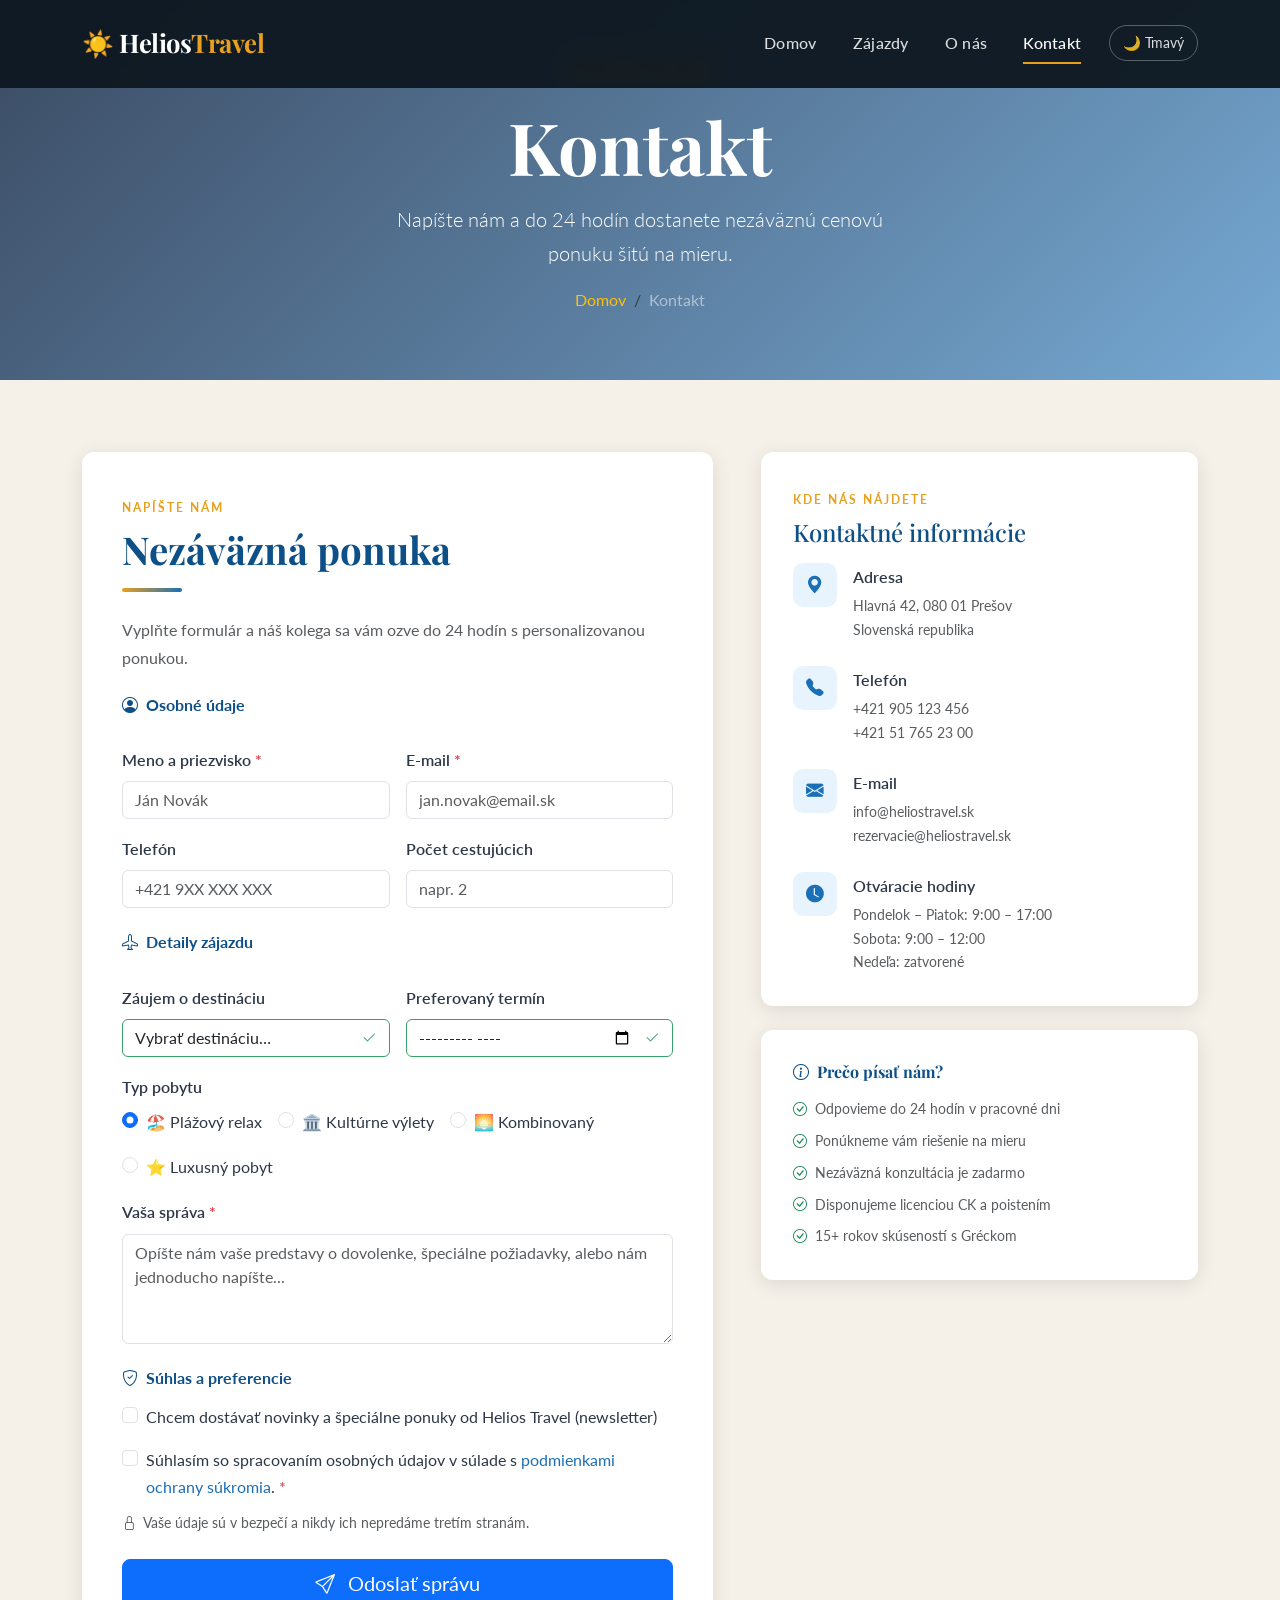
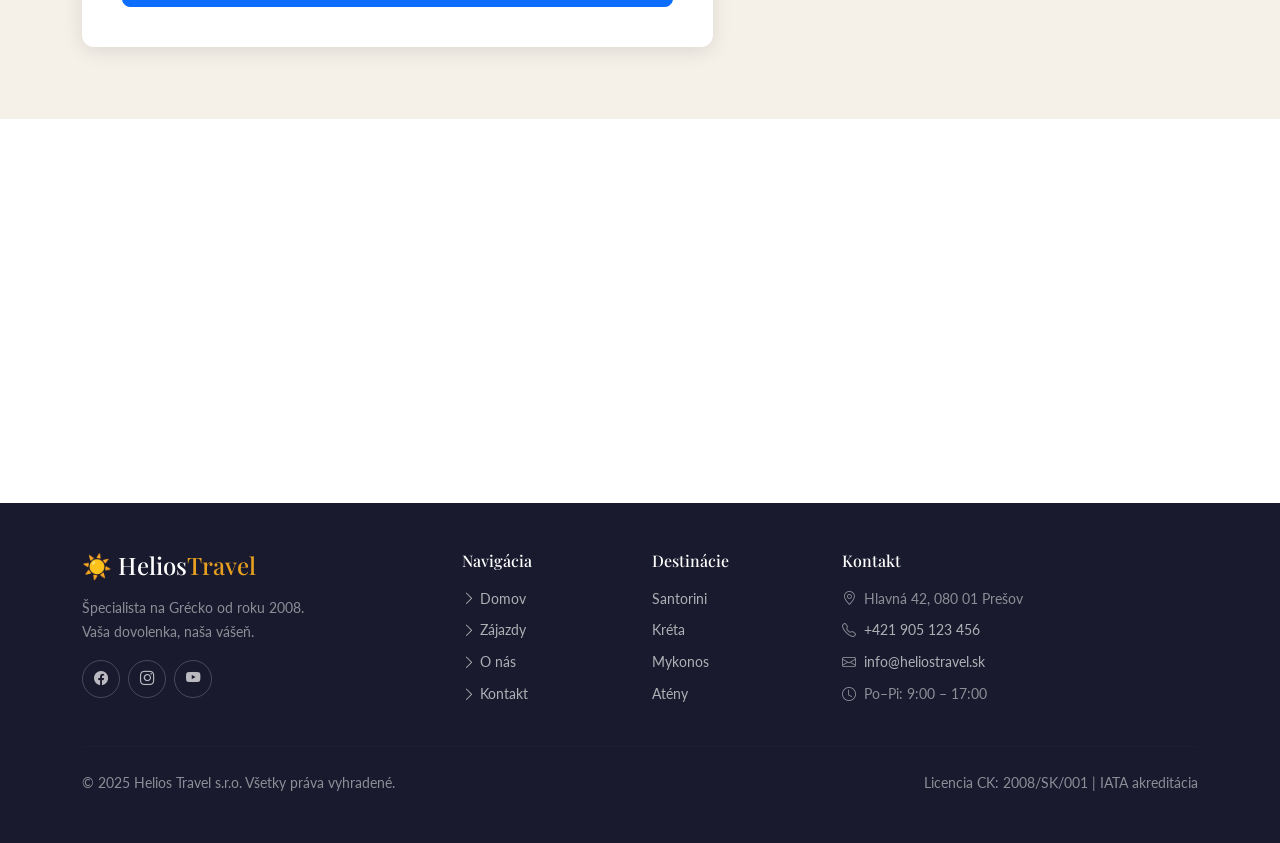
<file: kontakt.html>
<!DOCTYPE html>
<html lang="sk">
<head>
  <meta charset="UTF-8" />
  <meta name="viewport" content="width=device-width, initial-scale=1.0" />
  <meta name="description" content="Kontaktujte Helios Travel — cestovnú kanceláriu zameranú na Grécko. Napíšte nám alebo zavolajte a dostanete nezáväznú ponuku do 24 hodín." />
  <title>Kontakt — Helios Travel</title>

  <link href="https://cdn.jsdelivr.net/npm/bootstrap@5.3.3/dist/css/bootstrap.min.css" rel="stylesheet" />
  <link href="https://cdn.jsdelivr.net/npm/bootstrap-icons@1.11.3/font/bootstrap-icons.min.css" rel="stylesheet" />
  <link href="https://fonts.googleapis.com/css2?family=Playfair+Display:ital,wght@0,700;0,900;1,700&family=Lato:wght@300;400;700&display=swap" rel="stylesheet" />
  <link rel="stylesheet" href="assets/css/style.css" />
</head>
<body>

  <!-- ============================================================
       NAVIGÁCIA
       ============================================================ -->
  <nav class="navbar navbar-expand-lg fixed-top" aria-label="Hlavná navigácia">
    <div class="container">
      <a class="navbar-brand" href="index.html">☀️ Helios<span>Travel</span></a>

      <button class="navbar-toggler border-0" type="button"
              data-bs-toggle="collapse" data-bs-target="#mainNav"
              aria-controls="mainNav" aria-expanded="false"
              aria-label="Otvoriť navigáciu">
        <span class="navbar-toggler-icon"></span>
      </button>

      <div class="collapse navbar-collapse" id="mainNav">
        <ul class="navbar-nav ms-auto align-items-center gap-1">
          <li class="nav-item"><a class="nav-link" href="index.html">Domov</a></li>
          <li class="nav-item"><a class="nav-link" href="index.html#zajazdy">Zájazdy</a></li>
          <li class="nav-item"><a class="nav-link" href="o-nas.html">O nás</a></li>
          <li class="nav-item"><a class="nav-link active" href="kontakt.html">Kontakt</a></li>
          <li class="nav-item ms-2">
            <button class="btn-dark-mode" id="darkModeToggle" aria-label="Prepnúť tmavý režim">🌙 Tmavý</button>
          </li>
        </ul>
      </div>
    </div>
  </nav>

  <main>

    <!-- ============================================================
         PAGE HERO
         ============================================================ -->
    <section class="page-hero page-hero-kontakt" aria-label="Kontaktná stránka">
      <div class="container text-white text-center">
        <span class="hero-badge">Sme tu pre vás</span>
        <h1 class="hero-title mb-3">Kontakt</h1>
        <p class="lead opacity-90" style="max-width:520px;margin:0 auto;">
          Napíšte nám a do 24 hodín dostanete nezáväznú cenovú ponuku šitú na mieru.
        </p>
        <nav aria-label="Drobčeky" class="mt-3">
          <ol class="breadcrumb justify-content-center">
            <li class="breadcrumb-item"><a href="index.html" class="text-warning">Domov</a></li>
            <li class="breadcrumb-item active text-white-50">Kontakt</li>
          </ol>
        </nav>
      </div>
    </section>

    <!-- ============================================================
         KONTAKTNÁ SEKCIA — formulár + kontaktné údaje
         ============================================================ -->
    <section class="contact-form-section py-5" aria-label="Kontaktný formulár a informácie">
      <div class="container py-4">
        <div class="row g-5 align-items-start">

          <!-- FORMULÁR -->
          <div class="col-12 col-lg-7">
            <div class="contact-form-wrapper">

              <span class="section-label">Napíšte nám</span>
              <h2 class="section-title mb-1">Nezáväzná ponuka</h2>
              <div class="section-divider ms-0"></div>
              <p class="text-muted mb-4">
                Vyplňte formulár a náš kolega sa vám ozve do 24 hodín s personalizovanou ponukou.
              </p>

              <!-- Formulár -->
              <form id="contactForm" novalidate aria-label="Kontaktný formulár">

                <!-- FIELDSET 1 — Osobné údaje -->
                <fieldset class="mb-4">
                  <legend class="contact-section-heading h6 fw-bold mb-3">
                    <i class="bi bi-person-circle me-2"></i>Osobné údaje
                  </legend>

                  <div class="row g-3">

                    <!-- Meno -->
                    <div class="col-12 col-sm-6">
                      <label class="form-label fw-semibold" for="meno">
                        Meno a priezvisko <span class="text-danger">*</span>
                      </label>
                      <input
                        type="text"
                        class="form-control"
                        id="meno"
                        name="meno"
                        placeholder="Ján Novák"
                        required
                        minlength="3"
                        aria-describedby="menoHint"
                      />
                      <div class="invalid-hint" id="menoHint">Prosím zadajte meno (min. 3 znaky).</div>
                    </div>

                    <!-- Email -->
                    <div class="col-12 col-sm-6">
                      <label class="form-label fw-semibold" for="email">
                        E-mail <span class="text-danger">*</span>
                      </label>
                      <input
                        type="email"
                        class="form-control"
                        id="email"
                        name="email"
                        placeholder="jan.novak@email.sk"
                        required
                        aria-describedby="emailHint"
                      />
                      <div class="invalid-hint" id="emailHint">Prosím zadajte platný e-mail.</div>
                    </div>

                    <!-- Telefón -->
                    <div class="col-12 col-sm-6">
                      <label class="form-label fw-semibold" for="telefon">
                        Telefón
                      </label>
                      <input
                        type="tel"
                        class="form-control"
                        id="telefon"
                        name="telefon"
                        placeholder="+421 9XX XXX XXX"
                        pattern="[\+]?[0-9\s\-]{9,15}"
                      />
                      <div class="invalid-hint">Prosím zadajte platné telefónne číslo.</div>
                    </div>

                    <!-- Počet cestujúcich -->
                    <div class="col-12 col-sm-6">
                      <label class="form-label fw-semibold" for="pocet">
                        Počet cestujúcich
                      </label>
                      <input
                        type="number"
                        class="form-control"
                        id="pocet"
                        name="pocet"
                        min="1"
                        max="50"
                        placeholder="napr. 2"
                      />
                    </div>

                  </div>
                </fieldset>

                <!-- FIELDSET 2 — Detaily zájazdu -->
                <fieldset class="mb-4">
                  <legend class="contact-section-heading h6 fw-bold mb-3">
                    <i class="bi bi-airplane me-2"></i>Detaily zájazdu
                  </legend>

                  <div class="row g-3">

                    <!-- Záujem o zájazd — SELECT -->
                    <div class="col-12 col-sm-6">
                      <label class="form-label fw-semibold" for="zajazd">
                        Záujem o destináciu
                      </label>
                      <select class="form-select" id="zajazd" name="zajazd">
                        <option value="" disabled selected>Vybrať destináciu…</option>
                        <option value="santorini">Santorini</option>
                        <option value="kreta">Kréta</option>
                        <option value="mykonos">Mykonos</option>
                        <option value="ateny">Atény</option>
                        <option value="rhodos">Rhodos</option>
                        <option value="korfu">Korfu</option>
                        <option value="ine">Iná destinácia…</option>
                      </select>
                    </div>

                    <!-- Termín -->
                    <div class="col-12 col-sm-6">
                      <label class="form-label fw-semibold" for="termin">
                        Preferovaný termín
                      </label>
                      <input
                        type="month"
                        class="form-control"
                        id="termin"
                        name="termin"
                        min="2025-06"
                        max="2026-10"
                      />
                    </div>

                    <!-- Podmienený input — Iná destinácia -->
                    <div class="col-12" id="ineWrapper" style="display:none;">
                      <label class="form-label fw-semibold" for="ineDestinacia">
                        Aká destinácia vás zaujíma?
                      </label>
                      <input
                        type="text"
                        class="form-control"
                        id="ineDestinacia"
                        name="ineDestinacia"
                        placeholder="napr. Zakynthos, Peloponéz…"
                      />
                    </div>

                    <!-- Typ pobytu — RADIO -->
                    <div class="col-12">
                      <label class="form-label fw-semibold d-block">Typ pobytu</label>
                      <div class="d-flex flex-wrap gap-3">
                        <div class="form-check">
                          <input class="form-check-input" type="radio" name="typPobytu" id="typ1" value="plaz" checked />
                          <label class="form-check-label" for="typ1">🏖️ Plážový relax</label>
                        </div>
                        <div class="form-check">
                          <input class="form-check-input" type="radio" name="typPobytu" id="typ2" value="kultura" />
                          <label class="form-check-label" for="typ2">🏛️ Kultúrne výlety</label>
                        </div>
                        <div class="form-check">
                          <input class="form-check-input" type="radio" name="typPobytu" id="typ3" value="kombinovany" />
                          <label class="form-check-label" for="typ3">🌅 Kombinovaný</label>
                        </div>
                        <div class="form-check">
                          <input class="form-check-input" type="radio" name="typPobytu" id="typ4" value="luxus" />
                          <label class="form-check-label" for="typ4">⭐ Luxusný pobyt</label>
                        </div>
                      </div>
                    </div>

                    <!-- Správa -->
                    <div class="col-12">
                      <label class="form-label fw-semibold" for="sprava">
                        Vaša správa <span class="text-danger">*</span>
                      </label>
                      <textarea
                        class="form-control"
                        id="sprava"
                        name="sprava"
                        rows="4"
                        placeholder="Opíšte nám vaše predstavy o dovolenke, špeciálne požiadavky, alebo nám jednoducho napíšte..."
                        required
                        minlength="20"
                        aria-describedby="spravaHint"
                      ></textarea>
                      <div class="invalid-hint" id="spravaHint">Prosím napíšte aspoň 20 znakov.</div>
                    </div>

                  </div>
                </fieldset>

                <!-- FIELDSET 3 — Súhlas -->
                <fieldset class="mb-4">
                  <legend class="contact-section-heading h6 fw-bold mb-3">
                    <i class="bi bi-shield-check me-2"></i>Súhlas a preferencie
                  </legend>

                  <!-- Newsletter -->
                  <div class="form-check mb-3">
                    <input class="form-check-input" type="checkbox" id="newsletter" name="newsletter" />
                    <label class="form-check-label" for="newsletter">
                      Chcem dostávať novinky a špeciálne ponuky od Helios Travel (newsletter)
                    </label>
                  </div>

                  <!-- GDPR — povinný checkbox -->
                  <div class="form-check mb-2">
                    <input class="form-check-input" type="checkbox" id="gdpr" name="gdpr" required />
                    <label class="form-check-label" for="gdpr">
                      Súhlasím so spracovaním osobných údajov v súlade s
                      <a href="#" class="text-primary">podmienkami ochrany súkromia</a>.
                      <span class="text-danger">*</span>
                    </label>
                  </div>
                  <small class="text-muted">
                    <i class="bi bi-lock me-1"></i>
                    Vaše údaje sú v bezpečí a nikdy ich nepredáme tretím stranám.
                  </small>

                </fieldset>

                <!-- Odoslať tlačidlo -->
                <button type="button" class="btn btn-primary btn-lg w-100 btn-shimmer" id="submitBtn">
                  <i class="bi bi-send me-2"></i> Odoslať správu
                </button>

              </form>
            </div>
          </div>

          <!-- KONTAKTNÉ ÚDAJE -->
          <div class="col-12 col-lg-5">

            <div class="contact-info-box mb-4">
              <span class="section-label">Kde nás nájdete</span>
              <h2 class="contact-section-heading h4 mb-3" style="font-family:var(--font-display);">
                Kontaktné informácie
              </h2>

              <div class="contact-info-item">
                <div class="contact-icon"><i class="bi bi-geo-alt-fill"></i></div>
                <div>
                  <div class="fw-semibold mb-1">Adresa</div>
                  <div class="text-muted small">Hlavná 42, 080 01 Prešov<br />Slovenská republika</div>
                </div>
              </div>

              <div class="contact-info-item">
                <div class="contact-icon"><i class="bi bi-telephone-fill"></i></div>
                <div>
                  <div class="fw-semibold mb-1">Telefón</div>
                  <div class="text-muted small">
                    <a href="tel:+421905123456" class="text-muted">+421 905 123 456</a><br />
                    <a href="tel:+421517652300" class="text-muted">+421 51 765 23 00</a>
                  </div>
                </div>
              </div>

              <div class="contact-info-item">
                <div class="contact-icon"><i class="bi bi-envelope-fill"></i></div>
                <div>
                  <div class="fw-semibold mb-1">E-mail</div>
                  <div class="text-muted small">
                    <a href="mailto:info@heliostravel.sk" class="text-muted">info@heliostravel.sk</a><br />
                    <a href="mailto:rezervacie@heliostravel.sk" class="text-muted">rezervacie@heliostravel.sk</a>
                  </div>
                </div>
              </div>

              <div class="contact-info-item mb-0">
                <div class="contact-icon"><i class="bi bi-clock-fill"></i></div>
                <div>
                  <div class="fw-semibold mb-1">Otváracie hodiny</div>
                  <div class="text-muted small">
                    Pondelok – Piatok: 9:00 – 17:00<br />
                    Sobota: 9:00 – 12:00<br />
                    Nedeľa: zatvorené
                  </div>
                </div>
              </div>
            </div>

            <!-- Rýchle fakty -->
            <div class="contact-info-box">
              <h3 class="contact-section-heading h6 fw-bold mb-3">
                <i class="bi bi-info-circle me-2"></i>Prečo písať nám?
              </h3>
              <ul class="list-unstyled small text-muted mb-0">
                <li class="mb-2"><i class="bi bi-check-circle text-success me-2"></i>Odpovieme do 24 hodín v pracovné dni</li>
                <li class="mb-2"><i class="bi bi-check-circle text-success me-2"></i>Ponúkneme vám riešenie na mieru</li>
                <li class="mb-2"><i class="bi bi-check-circle text-success me-2"></i>Nezáväzná konzultácia je zadarmo</li>
                <li class="mb-2"><i class="bi bi-check-circle text-success me-2"></i>Disponujeme licenciou CK a poistením</li>
                <li class="mb-0"><i class="bi bi-check-circle text-success me-2"></i>15+ rokov skúseností s Gréckom</li>
              </ul>
            </div>

          </div>

        </div><!-- /row -->
      </div>
    </section>

    <!-- ============================================================
         MAPA (embedovaná)
         ============================================================ -->
    <section class="py-0" aria-label="Poloha kancelárie na mape">
      <div class="ratio" style="--bs-aspect-ratio:30%;">
        <iframe
          src="https://www.google.com/maps/embed?pb=!1m18!1m12!1m3!1d2627.2!2d21.239!3d48.999!2m3!1f0!2f0!3f0!3m2!1i1024!2i768!4f13.1!3m3!1m2!1s0x0%3A0x0!2zNDjCsDU5JzU2LjQiTiAyMcKwMTQnMjAuNCJF!5e0!3m2!1ssk!2ssk!4v1000000000000"
          style="border:0;filter:grayscale(20%);"
          allowfullscreen=""
          loading="lazy"
          referrerpolicy="no-referrer-when-downgrade"
          title="Poloha kancelárie Helios Travel v Prešove"
        ></iframe>
      </div>
    </section>

  </main>

  <!-- ============================================================
       TOAST NOTIFIKÁCIA
       ============================================================ -->
  <div class="toast-container position-fixed bottom-0 end-0 p-3">
    <div id="formToast" class="toast align-items-center border-0 shadow-lg" role="alert" aria-live="assertive" aria-atomic="true">
      <div class="d-flex">
        <div class="toast-body fw-semibold" id="toastBody">
          Správa bola úspešne odoslaná!
        </div>
        <button type="button" class="btn-close me-2 m-auto" data-bs-dismiss="toast" aria-label="Zavrieť"></button>
      </div>
    </div>
  </div>

  <!-- ============================================================
       FOOTER
       ============================================================ -->
  <footer class="text-white py-5">
    <div class="container">
      <div class="row g-4">
        <div class="col-12 col-md-4">
          <h2 class="h4 mb-3" style="font-family:var(--font-display);">☀️ Helios<span style="color:var(--color-secondary);">Travel</span></h2>
          <p class="text-white-50 small mb-3">Špecialista na Grécko od roku 2008.<br />Vaša dovolenka, naša vášeň.</p>
          <div class="d-flex gap-2">
            <a href="#" class="social-icon" aria-label="Facebook"><i class="bi bi-facebook"></i></a>
            <a href="#" class="social-icon" aria-label="Instagram"><i class="bi bi-instagram"></i></a>
            <a href="#" class="social-icon" aria-label="YouTube"><i class="bi bi-youtube"></i></a>
          </div>
        </div>
        <div class="col-6 col-md-2">
          <h3 class="h6 text-white mb-3">Navigácia</h3>
          <ul class="list-unstyled small">
            <li class="mb-2"><a href="index.html"><i class="bi bi-chevron-right me-1"></i>Domov</a></li>
            <li class="mb-2"><a href="index.html#zajazdy"><i class="bi bi-chevron-right me-1"></i>Zájazdy</a></li>
            <li class="mb-2"><a href="o-nas.html"><i class="bi bi-chevron-right me-1"></i>O nás</a></li>
            <li class="mb-2"><a href="kontakt.html"><i class="bi bi-chevron-right me-1"></i>Kontakt</a></li>
          </ul>
        </div>
        <div class="col-6 col-md-2">
          <h3 class="h6 text-white mb-3">Destinácie</h3>
          <ul class="list-unstyled small">
            <li class="mb-2"><a href="index.html#zajazdy">Santorini</a></li>
            <li class="mb-2"><a href="index.html#zajazdy">Kréta</a></li>
            <li class="mb-2"><a href="index.html#zajazdy">Mykonos</a></li>
            <li class="mb-2"><a href="index.html#zajazdy">Atény</a></li>
          </ul>
        </div>
        <div class="col-12 col-md-4">
          <h3 class="h6 text-white mb-3">Kontakt</h3>
          <ul class="list-unstyled small text-white-50">
            <li class="mb-2"><i class="bi bi-geo-alt me-2"></i>Hlavná 42, 080 01 Prešov</li>
            <li class="mb-2"><i class="bi bi-telephone me-2"></i><a href="tel:+421905123456">+421 905 123 456</a></li>
            <li class="mb-2"><i class="bi bi-envelope me-2"></i><a href="mailto:info@heliostravel.sk">info@heliostravel.sk</a></li>
            <li class="mb-2"><i class="bi bi-clock me-2"></i>Po–Pi: 9:00 – 17:00</li>
          </ul>
        </div>
      </div>
      <hr class="footer-divider my-4" />
      <div class="d-flex flex-column flex-md-row justify-content-between align-items-center gap-2">
        <p class="text-white-50 small mb-0">&copy; 2025 Helios Travel s.r.o. Všetky práva vyhradené.</p>
        <p class="text-white-50 small mb-0">Licencia CK: 2008/SK/001 | IATA akreditácia</p>
      </div>
    </div>
  </footer>

  <script src="https://cdn.jsdelivr.net/npm/bootstrap@5.3.3/dist/js/bootstrap.bundle.min.js"></script>
  <script src="assets/js/script.js"></script>

</body>
</html>
</file>
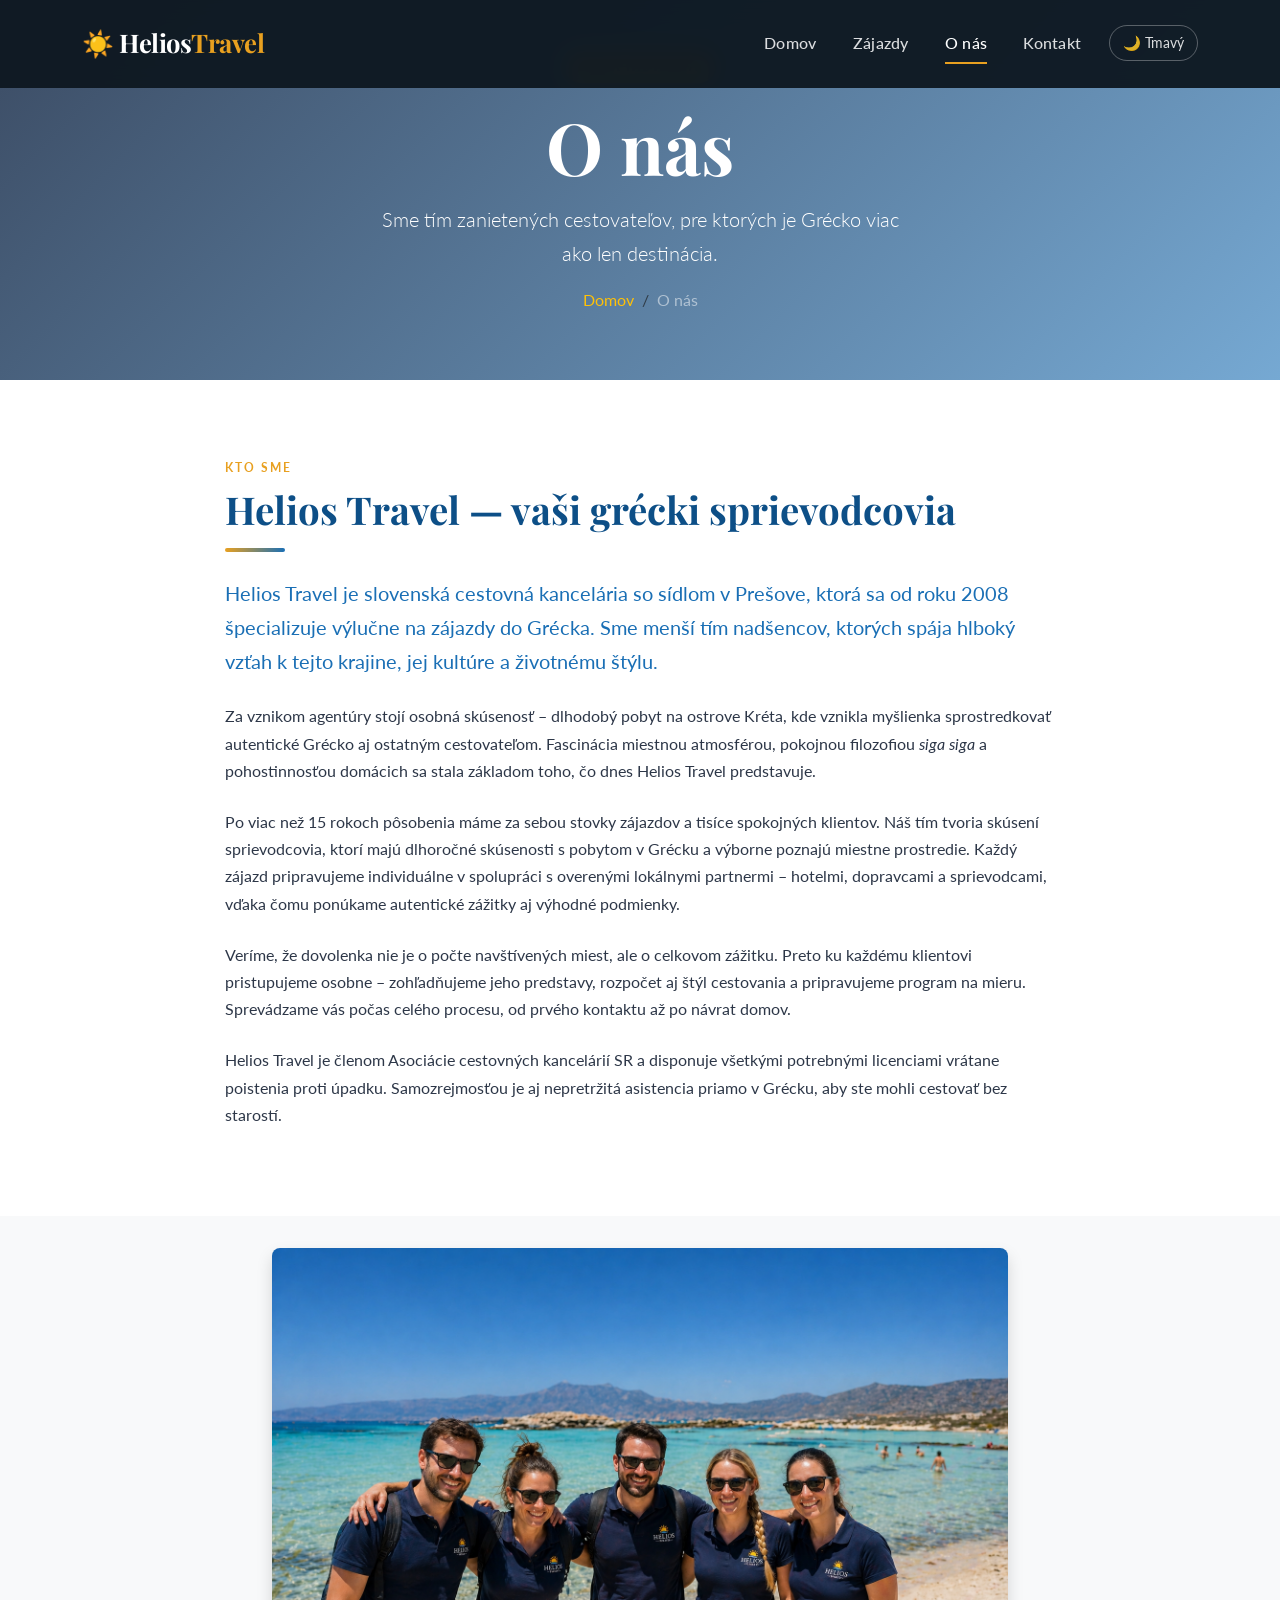
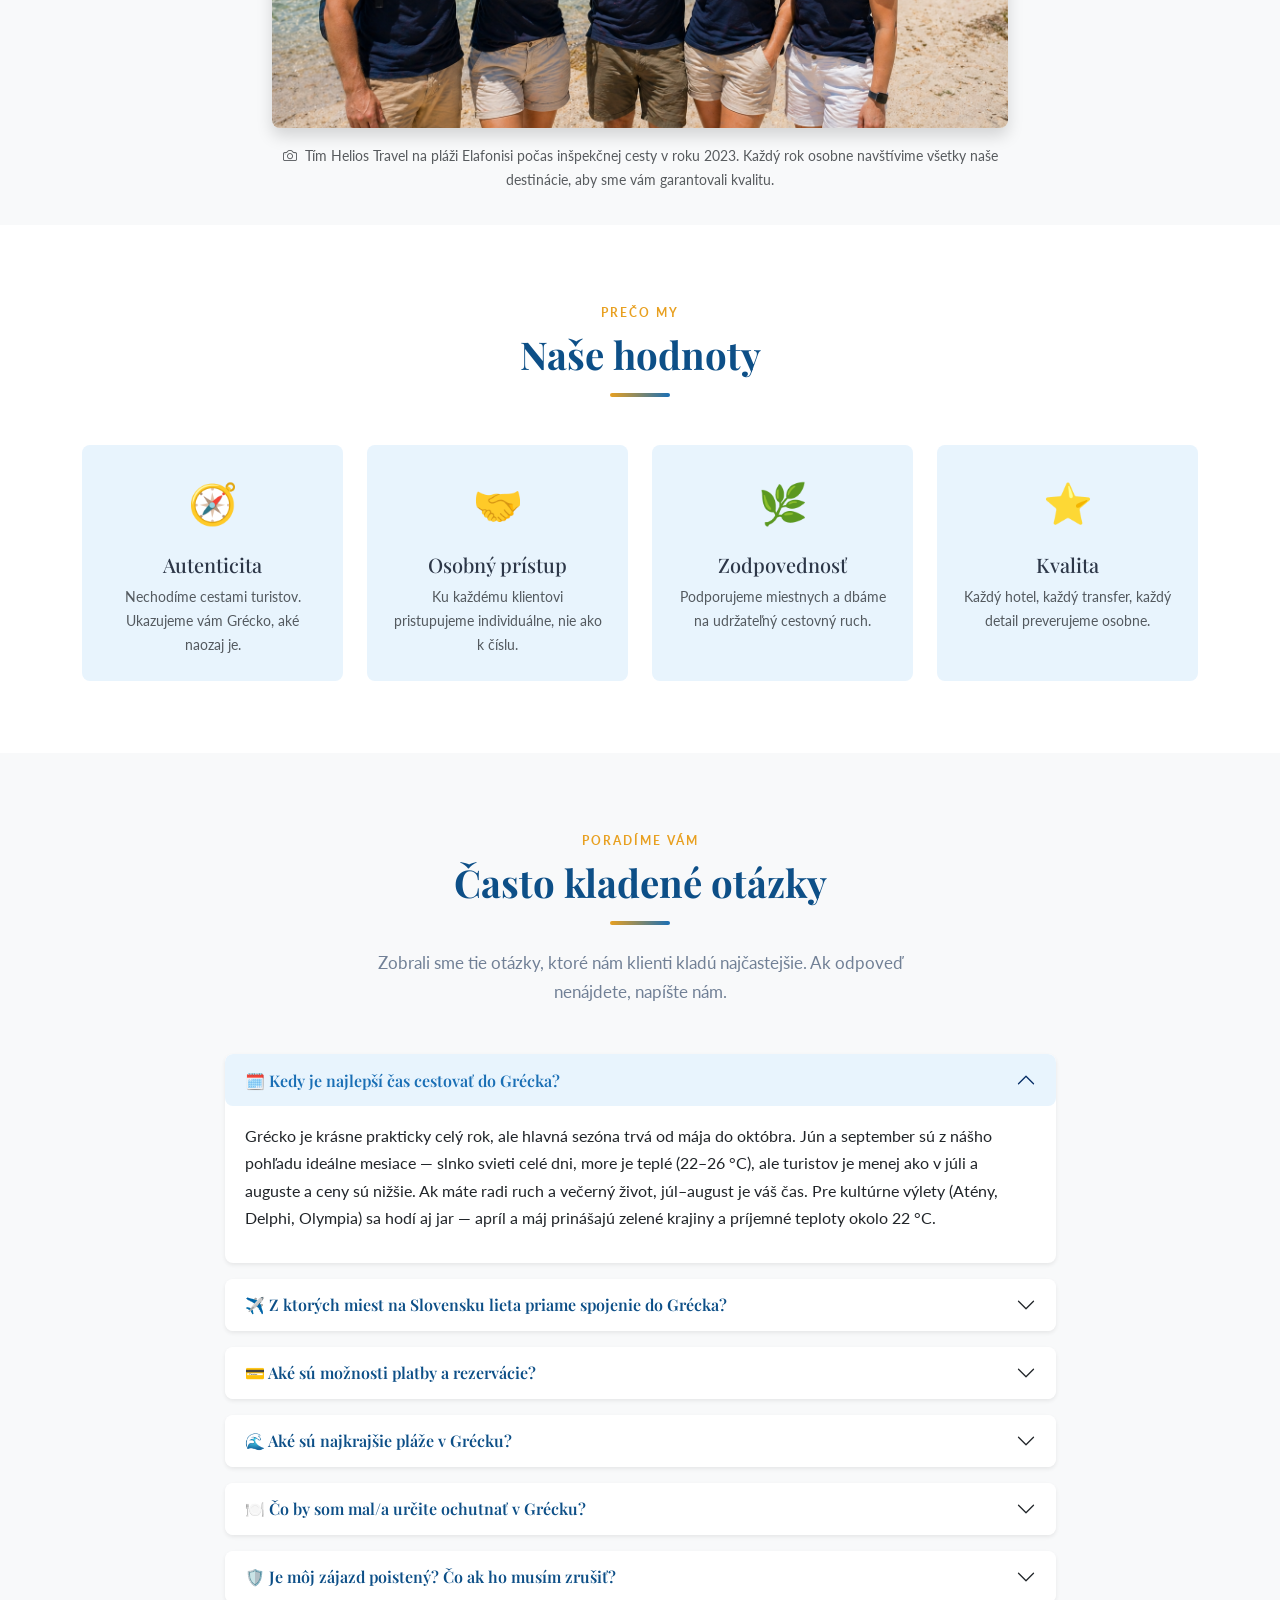
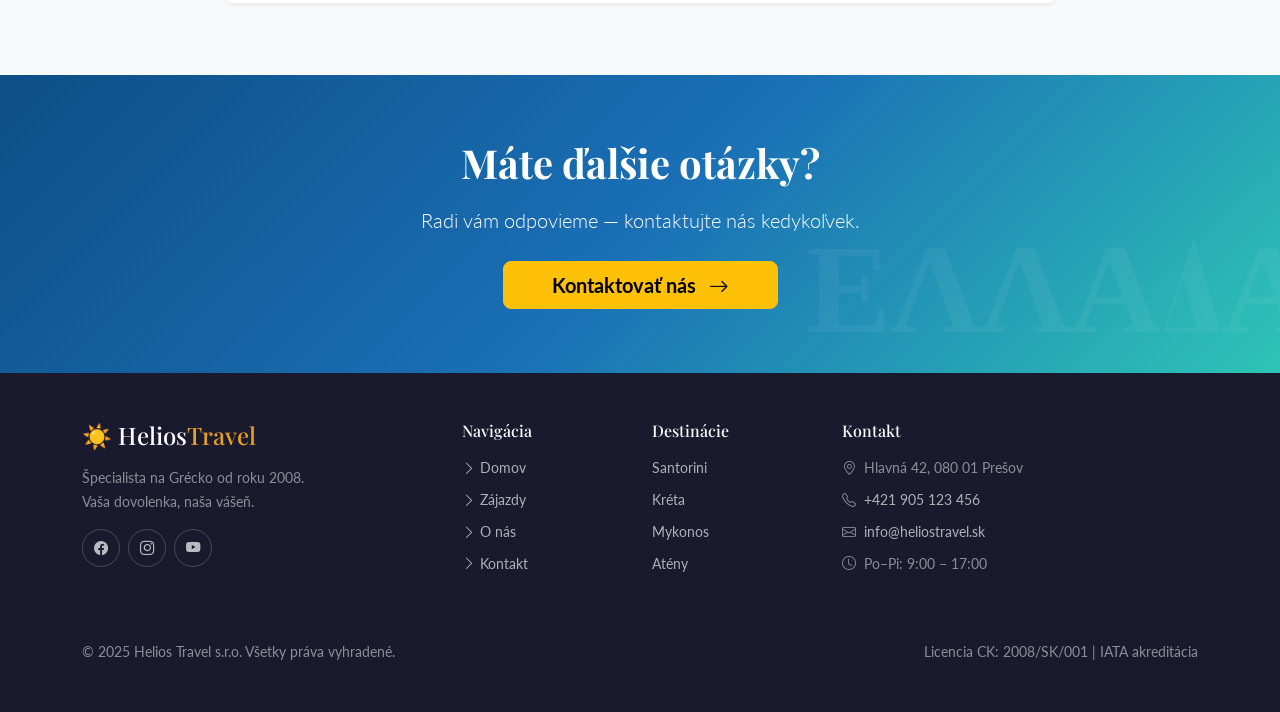
<file: o-nas.html>
<!DOCTYPE html>
<html lang="sk">
<head>
  <meta charset="UTF-8" />
  <meta name="viewport" content="width=device-width, initial-scale=1.0" />
  <meta name="description" content="O cestovnej kancelárii Helios Travel — naša história, tím a filozofia cestovania do Grécka od roku 2008." />
  <title>O nás — Helios Travel</title>

  <link href="https://cdn.jsdelivr.net/npm/bootstrap@5.3.3/dist/css/bootstrap.min.css" rel="stylesheet" />
  <link href="https://cdn.jsdelivr.net/npm/bootstrap-icons@1.11.3/font/bootstrap-icons.min.css" rel="stylesheet" />
  <link href="https://fonts.googleapis.com/css2?family=Playfair+Display:ital,wght@0,700;0,900;1,700&family=Lato:wght@300;400;700&display=swap" rel="stylesheet" />
  <link rel="stylesheet" href="assets/css/style.css" />
</head>
<body>

  <!-- ============================================================
       NAVIGÁCIA
       ============================================================ -->
  <nav class="navbar navbar-expand-lg fixed-top" aria-label="Hlavná navigácia">
    <div class="container">
      <a class="navbar-brand" href="index.html">☀️ Helios<span>Travel</span></a>

      <button class="navbar-toggler border-0" type="button"
              data-bs-toggle="collapse" data-bs-target="#mainNav"
              aria-controls="mainNav" aria-expanded="false"
              aria-label="Otvoriť navigáciu">
        <span class="navbar-toggler-icon"></span>
      </button>

      <div class="collapse navbar-collapse" id="mainNav">
        <ul class="navbar-nav ms-auto align-items-center gap-1">
          <li class="nav-item"><a class="nav-link" href="index.html">Domov</a></li>
          <li class="nav-item"><a class="nav-link" href="index.html#zajazdy">Zájazdy</a></li>
          <li class="nav-item"><a class="nav-link active" href="o-nas.html">O nás</a></li>
          <li class="nav-item"><a class="nav-link" href="kontakt.html">Kontakt</a></li>
          <li class="nav-item ms-2">
            <button class="btn-dark-mode" id="darkModeToggle" aria-label="Prepnúť tmavý režim">🌙 Tmavý</button>
          </li>
        </ul>
      </div>
    </div>
  </nav>

  <main>

    <!-- ============================================================
         PAGE HERO
         ============================================================ -->
    <section class="page-hero" aria-label="Stránka O nás">
      <div class="container text-white text-center">
        <span class="hero-badge">Naša história</span>
        <h1 class="hero-title mb-3">O nás</h1>
        <p class="lead opacity-90" style="max-width:540px;margin:0 auto;">
          Sme tím zanietených cestovateľov, pre ktorých je Grécko viac ako len destinácia.
        </p>
        <nav aria-label="Drobčeky" class="mt-3">
          <ol class="breadcrumb justify-content-center">
            <li class="breadcrumb-item"><a href="index.html" class="text-warning">Domov</a></li>
            <li class="breadcrumb-item active text-white-50">O nás</li>
          </ol>
        </nav>
      </div>
    </section>

    <!-- ============================================================
         PEREX A HLAVNÝ TEXT (aspoň 3 odseky)
         ============================================================ -->
    <section class="py-5" aria-label="Úvod — O nás">
      <div class="container py-4">
        <div class="row justify-content-center">
          <div class="col-12 col-lg-9">

            <span class="section-label">Kto sme</span>
            <h2 class="section-title mb-3">Helios Travel — vaši grécki sprievodcovia</h2>
            <div class="section-divider ms-0"></div>

            <!-- Perex -->
            <p class="lead mb-4" style="color:var(--color-primary);font-weight:400;">
              Helios Travel je slovenská cestovná kancelária so sídlom v Prešove, ktorá sa od roku 2008
              špecializuje výlučne na zájazdy do Grécka. Sme menší tím nadšencov, ktorých spája hlboký
              vzťah k tejto krajine, jej kultúre a životnému štýlu.
            </p>

            <!-- Odsek 1 -->
            <p class="mb-4">
              Za vznikom agentúry stojí osobná skúsenosť – dlhodobý pobyt na ostrove Kréta, kde vznikla
              myšlienka sprostredkovať autentické Grécko aj ostatným cestovateľom. Fascinácia miestnou
              atmosférou, pokojnou filozofiou <em>siga siga</em> a pohostinnosťou domácich sa stala
              základom toho, čo dnes Helios Travel predstavuje.
            </p>

            <!-- Odsek 2 -->
            <p class="mb-4">
              Po viac než 15 rokoch pôsobenia máme za sebou stovky zájazdov a tisíce spokojných klientov.
              Náš tím tvoria skúsení sprievodcovia, ktorí majú dlhoročné skúsenosti s pobytom v Grécku
              a výborne poznajú miestne prostredie. Každý zájazd pripravujeme individuálne v spolupráci
              s overenými lokálnymi partnermi – hotelmi, dopravcami a sprievodcami, vďaka čomu ponúkame
              autentické zážitky aj výhodné podmienky.
            </p>

            <!-- Odsek 3 -->
            <p class="mb-4">
              Veríme, že dovolenka nie je o počte navštívených miest, ale o celkovom zážitku. Preto ku
              každému klientovi pristupujeme osobne – zohľadňujeme jeho predstavy, rozpočet aj štýl
              cestovania a pripravujeme program na mieru. Sprevádzame vás počas celého procesu, od prvého
              kontaktu až po návrat domov.
            </p>

            <!-- Odsek 4 -->
            <p>
              Helios Travel je členom Asociácie cestovných kancelárií SR a disponuje všetkými potrebnými
              licenciami vrátane poistenia proti úpadku. Samozrejmosťou je aj nepretržitá asistencia
              priamo v Grécku, aby ste mohli cestovať bez starostí.
            </p>

          </div>
        </div>
      </div>
    </section>

    <!-- ============================================================
         OBRÁZOK S POPISOM (figcaption)
         ============================================================ -->
    <section class="py-4 bg-light" aria-label="Fotografia tímu">
      <div class="container py-2">
        <div class="row justify-content-center">
          <div class="col-12 col-lg-8">
            <figure class="mb-0">
              <img
                src="assets/img/heliosteam.jpg"
                alt="Tím Helios Travel na gréckej pláži Elafonisi počas inšpekčnej cesty v roku 2023"
                class="img-fluid rounded-3 shadow w-100"
                style="max-height:480px;object-fit:cover;"
              />
              <figcaption class="text-center text-muted mt-3" style="font-size:0.9rem;">
                <i class="bi bi-camera me-1"></i>
                Tím Helios Travel na pláži Elafonisi počas inšpekčnej cesty v roku 2023.
                Každý rok osobne navštívime všetky naše destinácie, aby sme vám garantovali kvalitu.
              </figcaption>
            </figure>
          </div>
        </div>
      </div>
    </section>

    <!-- ============================================================
         HODNOTY / SILNÉ STRÁNKY
         ============================================================ -->
    <section class="py-5" aria-label="Naše hodnoty">
      <div class="container py-4">

        <div class="text-center mb-5">
          <span class="section-label">Prečo my</span>
          <h2 class="section-title">Naše hodnoty</h2>
          <div class="section-divider"></div>
        </div>

        <div class="row g-4 justify-content-center">
          <div class="col-12 col-sm-6 col-lg-3">
            <div class="text-center p-4 rounded-3 h-100" style="background:var(--color-light-blue);">
              <div style="font-size:2.5rem;margin-bottom:1rem;">🧭</div>
              <h3 class="h5 mb-2">Autenticita</h3>
              <p class="small text-muted mb-0">Nechodíme cestami turistov. Ukazujeme vám Grécko, aké naozaj je.</p>
            </div>
          </div>
          <div class="col-12 col-sm-6 col-lg-3">
            <div class="text-center p-4 rounded-3 h-100" style="background:var(--color-light-blue);">
              <div style="font-size:2.5rem;margin-bottom:1rem;">🤝</div>
              <h3 class="h5 mb-2">Osobný prístup</h3>
              <p class="small text-muted mb-0">Ku každému klientovi pristupujeme individuálne, nie ako k číslu.</p>
            </div>
          </div>
          <div class="col-12 col-sm-6 col-lg-3">
            <div class="text-center p-4 rounded-3 h-100" style="background:var(--color-light-blue);">
              <div style="font-size:2.5rem;margin-bottom:1rem;">🌿</div>
              <h3 class="h5 mb-2">Zodpovednosť</h3>
              <p class="small text-muted mb-0">Podporujeme miestnych a dbáme na udržateľný cestovný ruch.</p>
            </div>
          </div>
          <div class="col-12 col-sm-6 col-lg-3">
            <div class="text-center p-4 rounded-3 h-100" style="background:var(--color-light-blue);">
              <div style="font-size:2.5rem;margin-bottom:1rem;">⭐</div>
              <h3 class="h5 mb-2">Kvalita</h3>
              <p class="small text-muted mb-0">Každý hotel, každý transfer, každý detail preverujeme osobne.</p>
            </div>
          </div>
        </div>

      </div>
    </section>

    <!-- ============================================================
         ACCORDION — FAQ / Zaujímavosti (aspoň 4 položky)
         ============================================================ -->
    <section class="py-5 bg-light" aria-label="Často kladené otázky">
      <div class="container py-4">

        <div class="text-center mb-5">
          <span class="section-label">Poradíme vám</span>
          <h2 class="section-title">Často kladené otázky</h2>
          <div class="section-divider"></div>
          <p class="section-subtitle">
            Zobrali sme tie otázky, ktoré nám klienti kladú najčastejšie. Ak odpoveď nenájdete, napíšte nám.
          </p>
        </div>

        <div class="row justify-content-center">
          <div class="col-12 col-lg-9">

            <div class="accordion" id="faqAccordion">

              <!-- Otázka 1 -->
              <div class="accordion-item border-0 mb-3 rounded-3 overflow-hidden shadow-sm">
                <h3 class="accordion-header">
                  <button class="accordion-button rounded-3" type="button"
                          data-bs-toggle="collapse" data-bs-target="#faq1"
                          aria-expanded="true" aria-controls="faq1">
                    🗓️ Kedy je najlepší čas cestovať do Grécka?
                  </button>
                </h3>
                <div id="faq1" class="accordion-collapse collapse show" data-bs-parent="#faqAccordion">
                  <div class="accordion-body">
                    <p>
                      Grécko je krásne prakticky celý rok, ale hlavná sezóna trvá od mája do októbra.
                      Jún a september sú z nášho pohľadu ideálne mesiace — slnko svieti celé dni,
                      more je teplé (22–26 °C), ale turistov je menej ako v júli a auguste a ceny sú
                      nižšie. Ak máte radi ruch a večerný život, júl–august je váš čas. Pre kultúrne
                      výlety (Atény, Delphi, Olympia) sa hodí aj jar — apríl a máj prinášajú zelené
                      krajiny a príjemné teploty okolo 22 °C.
                    </p>
                  </div>
                </div>
              </div>

              <!-- Otázka 2 -->
              <div class="accordion-item border-0 mb-3 rounded-3 overflow-hidden shadow-sm">
                <h3 class="accordion-header">
                  <button class="accordion-button collapsed rounded-3" type="button"
                          data-bs-toggle="collapse" data-bs-target="#faq2"
                          aria-expanded="false" aria-controls="faq2">
                    ✈️ Z ktorých miest na Slovensku lieta priame spojenie do Grécka?
                  </button>
                </h3>
                <div id="faq2" class="accordion-collapse collapse" data-bs-parent="#faqAccordion">
                  <div class="accordion-body">
                    <p>
                      Priame charterové lety do Grécka odlietajú z Bratislavy (BTS) a z Košíc (KSC).
                      Z Bratislavy sú spojenia na Santorini (JTR), Heraklion — Kréta (HER), Rhodos (RHO),
                      Mykonos (JMK) a Corfu (CFU). Z Košíc prevádzkujeme chartery najmä na Krétu a Rhodos.
                      Naše zájazdy zahŕňajú vždy transfer z letiska na hotel a späť, takže sa nemusíte
                      o nič starať. Dopravu riešime komplet.
                    </p>
                  </div>
                </div>
              </div>

              <!-- Otázka 3 -->
              <div class="accordion-item border-0 mb-3 rounded-3 overflow-hidden shadow-sm">
                <h3 class="accordion-header">
                  <button class="accordion-button collapsed rounded-3" type="button"
                          data-bs-toggle="collapse" data-bs-target="#faq3"
                          aria-expanded="false" aria-controls="faq3">
                    💳 Aké sú možnosti platby a rezervácie?
                  </button>
                </h3>
                <div id="faq3" class="accordion-collapse collapse" data-bs-parent="#faqAccordion">
                  <div class="accordion-body">
                    <p>
                      Rezerváciu je možné uskutočniť online cez náš kontaktný formulár, e-mailom alebo
                      telefonicky. Po odsúhlasení podmienok vám zašleme zálohovú faktúru — záloha je
                      zvyčajne 30 % z ceny zájazdu. Zostatok uhrádza klient najneskôr 30 dní pred odletom.
                    </p>
                    <p class="mb-0">
                      Akceptujeme platbu bankovým prevodom, kartou Visa/Mastercard a platbou v hotovosti
                      v našej kancelárii v Prešove. Na požiadanie vieme dohodnúť aj splátkový plán —
                      stačí nás kontaktovať.
                    </p>
                  </div>
                </div>
              </div>

              <!-- Otázka 4 -->
              <div class="accordion-item border-0 mb-3 rounded-3 overflow-hidden shadow-sm">
                <h3 class="accordion-header">
                  <button class="accordion-button collapsed rounded-3" type="button"
                          data-bs-toggle="collapse" data-bs-target="#faq4"
                          aria-expanded="false" aria-controls="faq4">
                    🌊 Aké sú najkrajšie pláže v Grécku?
                  </button>
                </h3>
                <div id="faq4" class="accordion-collapse collapse" data-bs-parent="#faqAccordion">
                  <div class="accordion-body">
                    <p>
                      Grécko má tisíce kilometrov pobrežia a stovky nádherných pláží. Medzi absolútne
                      TOP patria: <strong>Elafonisi</strong> (Kréta) s ružovým pieskom,
                      <strong>Myrtos</strong> (Kefalónia) s dramatickými bielymi útesmi,
                      <strong>Sarakiniko</strong> (Milos) s lunárnou sopečnou krajinou,
                      <strong>Lalaria</strong> (Skiathos) dostupná len loďou a
                      <strong>Navagio</strong> (Zakynthos) s vraku lode ukrytou v zátokovej kalvárii.
                    </p>
                    <p class="mb-0">
                      Keďže poznáme Grécko do hĺbky, vieme vám poradiť aj skryté pláže bez turistov —
                      tie najkrajšie nie sú v žiadnom sprievodcovi.
                    </p>
                  </div>
                </div>
              </div>

              <!-- Otázka 5 -->
              <div class="accordion-item border-0 mb-3 rounded-3 overflow-hidden shadow-sm">
                <h3 class="accordion-header">
                  <button class="accordion-button collapsed rounded-3" type="button"
                          data-bs-toggle="collapse" data-bs-target="#faq5"
                          aria-expanded="false" aria-controls="faq5">
                    🍽️ Čo by som mal/a určite ochutnať v Grécku?
                  </button>
                </h3>
                <div id="faq5" class="accordion-collapse collapse" data-bs-parent="#faqAccordion">
                  <div class="accordion-body">
                    <p>
                      Grécka kuchyňa je jednou z najzdravších a najchutnejších na svete. Medzi
                      povinné gastro zážitky patria: <strong>Moussaka</strong> (zapečený baklažán
                      s mletým mäsom), <strong>Souvlaki</strong> (grilované mäso v pite),
                      <strong>Saganaki</strong> (vyprážaný syr), <strong>Spanakopita</strong>
                      (špenátový koláč vo filo ceste) a samozrejme čerstvé ryby a morské plody
                      priamo z rybárskeho člna.
                    </p>
                    <p class="mb-0">
                      Na pitie odporúčame lokálne víno a destilát <strong>Ouzo</strong> alebo
                      <strong>Tsipouro</strong>. Vyhýbajte sa turistickým reštauráciám pri
                      hlavných námestíach — opýtajte sa miestnych, kde jedia oni. My vám
                      radi odporučíme konkrétne taverny v každej destinácii.
                    </p>
                  </div>
                </div>
              </div>

              <!-- Otázka 6 -->
              <div class="accordion-item border-0 rounded-3 overflow-hidden shadow-sm">
                <h3 class="accordion-header">
                  <button class="accordion-button collapsed rounded-3" type="button"
                          data-bs-toggle="collapse" data-bs-target="#faq6"
                          aria-expanded="false" aria-controls="faq6">
                    🛡️ Je môj zájazd poistený? Čo ak ho musím zrušiť?
                  </button>
                </h3>
                <div id="faq6" class="accordion-collapse collapse" data-bs-parent="#faqAccordion">
                  <div class="accordion-body">
                    <p>
                      Áno, všetky naše zájazdy sú poistené v súlade so zákonom č. 281/2001 Zb.
                      o zájazdoch. Máme uzatvorené poistenie proti úpadku, takže vaše peniaze
                      sú v bezpečí. Odporúčame vám tiež uzatvoriť cestovné poistenie s krytím
                      storna — ponúkame ho v spolupráci s Allianz a Uniqa za zvýhodnených podmienok.
                    </p>
                    <p class="mb-0">
                      Pri storne zájazdu sa uplatňujú stornopoplatky podľa všeobecných obchodných
                      podmienok (VOP): pri storne viac ako 60 dní pred odletom je poplatok 10 %,
                      30–60 dní 30 %, 15–30 dní 50 %, menej ako 15 dní 100 %. Presné podmienky
                      nájdete v zmluve alebo nás kontaktujte.
                    </p>
                  </div>
                </div>
              </div>

            </div><!-- /accordion -->
          </div>
        </div>

      </div>
    </section>

    <!-- ============================================================
         CTA
         ============================================================ -->
    <section class="cta-section py-5 text-white" aria-label="Výzva na kontakt">
      <div class="container py-3 text-center">
        <h2 class="display-6 fw-bold mb-3" style="font-family:var(--font-display);">
          Máte ďalšie otázky?
        </h2>
        <p class="lead mb-4 opacity-90">Radi vám odpovieme — kontaktujte nás kedykoľvek.</p>
        <a href="kontakt.html" class="btn btn-warning btn-lg fw-bold px-5">
          Kontaktovať nás <i class="bi bi-arrow-right ms-2"></i>
        </a>
      </div>
    </section>

  </main>

  <!-- ============================================================
       FOOTER
       ============================================================ -->
  <footer class="text-white py-5">
    <div class="container">
      <div class="row g-4">
        <div class="col-12 col-md-4">
          <h2 class="h4 mb-3" style="font-family:var(--font-display);">☀️ Helios<span style="color:var(--color-secondary);">Travel</span></h2>
          <p class="text-white-50 small mb-3">Špecialista na Grécko od roku 2008.<br />Vaša dovolenka, naša vášeň.</p>
          <div class="d-flex gap-2">
            <a href="#" class="social-icon" aria-label="Facebook"><i class="bi bi-facebook"></i></a>
            <a href="#" class="social-icon" aria-label="Instagram"><i class="bi bi-instagram"></i></a>
            <a href="#" class="social-icon" aria-label="YouTube"><i class="bi bi-youtube"></i></a>
          </div>
        </div>
        <div class="col-6 col-md-2">
          <h3 class="h6 text-white mb-3">Navigácia</h3>
          <ul class="list-unstyled small">
            <li class="mb-2"><a href="index.html"><i class="bi bi-chevron-right me-1"></i>Domov</a></li>
            <li class="mb-2"><a href="index.html#zajazdy"><i class="bi bi-chevron-right me-1"></i>Zájazdy</a></li>
            <li class="mb-2"><a href="o-nas.html"><i class="bi bi-chevron-right me-1"></i>O nás</a></li>
            <li class="mb-2"><a href="kontakt.html"><i class="bi bi-chevron-right me-1"></i>Kontakt</a></li>
          </ul>
        </div>
        <div class="col-6 col-md-2">
          <h3 class="h6 text-white mb-3">Destinácie</h3>
          <ul class="list-unstyled small">
            <li class="mb-2"><a href="index.html#zajazdy">Santorini</a></li>
            <li class="mb-2"><a href="index.html#zajazdy">Kréta</a></li>
            <li class="mb-2"><a href="index.html#zajazdy">Mykonos</a></li>
            <li class="mb-2"><a href="index.html#zajazdy">Atény</a></li>
          </ul>
        </div>
        <div class="col-12 col-md-4">
          <h3 class="h6 text-white mb-3">Kontakt</h3>
          <ul class="list-unstyled small text-white-50">
            <li class="mb-2"><i class="bi bi-geo-alt me-2"></i>Hlavná 42, 080 01 Prešov</li>
            <li class="mb-2"><i class="bi bi-telephone me-2"></i><a href="tel:+421905123456">+421 905 123 456</a></li>
            <li class="mb-2"><i class="bi bi-envelope me-2"></i><a href="mailto:info@heliostravel.sk">info@heliostravel.sk</a></li>
            <li class="mb-2"><i class="bi bi-clock me-2"></i>Po–Pi: 9:00 – 17:00</li>
          </ul>
        </div>
      </div>
      <hr class="footer-divider my-4" />
      <div class="d-flex flex-column flex-md-row justify-content-between align-items-center gap-2">
        <p class="text-white-50 small mb-0">&copy; 2025 Helios Travel s.r.o. Všetky práva vyhradené.</p>
        <p class="text-white-50 small mb-0">Licencia CK: 2008/SK/001 | IATA akreditácia</p>
      </div>
    </div>
  </footer>

  <script src="https://cdn.jsdelivr.net/npm/bootstrap@5.3.3/dist/js/bootstrap.bundle.min.js"></script>
  <script src="assets/js/script.js"></script>

</body>
</html>
</file>
<file: assets/css/style.css>
/* ================================================
   HELIOS TRAVEL — Cestovná kancelária | Grécko
   Vlastná farebná schéma a štýly
   ================================================ */

/* CSS Premenné — farebná schéma */
:root {
  --bs-primary: #1a6fb5;
  --bs-primary-rgb: 26, 111, 181;
  --color-primary: #1a6fb5;
  --color-primary-dark: #0d4f87;
  --color-secondary: #e8a020;
  --color-accent: #2ec4b6;
  --color-light-blue: #e8f4fd;
  --color-sand: #f5f0e8;
  --color-dark: #1a1a2e;
  --color-text: #2d3748;
  --color-text-muted: #718096;
  --color-white: #ffffff;
  --font-display: 'Playfair Display', serif;
  --font-body: 'Lato', sans-serif;
  --shadow-card: 0 4px 20px rgba(0,0,0,0.10);
  --shadow-hover: 0 8px 32px rgba(26,111,181,0.18);
  --border-radius: 12px;
  --transition: 0.3s cubic-bezier(0.4, 0, 0.2, 1);
}

/* ================================================
   GLOBÁLNE ŠTÝLY
   ================================================ */
* {
  box-sizing: border-box;
}

body {
  font-family: var(--font-body);
  color: var(--color-text);
  background-color: var(--color-white);
  transition: background-color 0.3s ease, color 0.3s ease;
  line-height: 1.7;
}

/* Dark Mode */
body.dark-mode {
  background-color: #0f1923;
  color: #e2e8f0;
  --bs-body-bg: #0f1923;
  --bs-body-color: #e2e8f0;
  --bs-heading-color: #f7fafc;
  --bs-secondary-color: #a0aec0;
  --bs-secondary-color-rgb: 160, 174, 192;
  --bs-tertiary-color: #718096;
  --bs-light-rgb: 26, 37, 53;
  --bs-link-color-rgb: 99, 179, 237;
  --bs-link-hover-color-rgb: 144, 205, 244;
  --bs-border-color: rgba(255,255,255,0.12);
  --color-text: #e2e8f0;
  --color-text-muted: #a0aec0;
  --color-sand: #1a2535;
  --color-light-blue: #1a2535;
}

body.dark-mode .navbar {
  background-color: #0f1923 !important;
  border-bottom: 1px solid rgba(255,255,255,0.08);
}

body.dark-mode .card {
  background-color: #1a2535;
  border-color: rgba(255,255,255,0.08);
  color: #e2e8f0;
}

body.dark-mode .card-text,
body.dark-mode .card-title {
  color: #e2e8f0;
}

body.dark-mode h1,
body.dark-mode h2,
body.dark-mode h3,
body.dark-mode h4,
body.dark-mode h5,
body.dark-mode h6,
body.dark-mode p,
body.dark-mode li,
body.dark-mode label,
body.dark-mode legend {
  color: inherit;
}

body.dark-mode .text-muted {
  color: #a0aec0 !important;
}

body.dark-mode a.text-muted:hover {
  color: #c5d0de !important;
}

body.dark-mode .bg-light {
  background-color: #1a2535 !important;
  color: #e2e8f0 !important;
}

body.dark-mode section.py-5:not(.hero-section):not(.cta-section) {
  background-color: #1a2535 !important;
}

body.dark-mode .section-about {
  background-color: #0f1923 !important;
}

body.dark-mode footer {
  background-color: #060d14 !important;
}

body.dark-mode .accordion-button {
  background-color: #1a2535;
  color: #e2e8f0;
}

body.dark-mode .accordion-body {
  background-color: #141f2e;
  color: #c5d0de;
}

body.dark-mode .accordion-item {
  border-color: rgba(255,255,255,0.1);
}

body.dark-mode .form-control,
body.dark-mode .form-select {
  background-color: #1a2535;
  border-color: rgba(255,255,255,0.15);
  color: #e2e8f0;
}

body.dark-mode .form-control::placeholder {
  color: #718096;
}

body.dark-mode .contact-info-box {
  background-color: #1a2535;
}

body.dark-mode .modal-content,
body.dark-mode .toast {
  background-color: #1a2535;
  color: #e2e8f0;
  border-color: rgba(255,255,255,0.12);
}

body.dark-mode .modal-header,
body.dark-mode .modal-footer {
  border-color: rgba(255,255,255,0.08) !important;
}

body.dark-mode .btn-close {
  filter: invert(1) grayscale(100%) brightness(200%);
}

body.dark-mode .btn-outline-secondary {
  color: #c5d0de;
  border-color: rgba(255,255,255,0.35);
}

body.dark-mode .btn-outline-secondary:hover {
  background-color: #c5d0de;
  border-color: #c5d0de;
  color: #0f1923;
}

h1, h2, h3, h4, h5, h6 {
  font-family: var(--font-display);
  font-weight: 700;
}

a {
  color: var(--color-primary);
  text-decoration: none;
  transition: color var(--transition);
}

a:hover {
  color: var(--color-primary-dark);
}

/* ================================================
   NAVBAR
   ================================================ */
.navbar {
  background-color: rgba(15, 25, 35, 0.97) !important;
  backdrop-filter: blur(10px);
  padding: 1rem 0;
  transition: all var(--transition);
  border-bottom: 2px solid transparent;
}

.navbar.scrolled {
  border-bottom-color: var(--color-secondary);
  box-shadow: 0 4px 20px rgba(0,0,0,0.3);
}

.navbar-brand {
  font-family: var(--font-display);
  font-size: 1.6rem;
  font-weight: 700;
  color: var(--color-white) !important;
  letter-spacing: -0.5px;
}

.navbar-brand span {
  color: var(--color-secondary);
}

.nav-link {
  color: rgba(255,255,255,0.85) !important;
  font-weight: 500;
  letter-spacing: 0.3px;
  padding: 0.5rem 1rem !important;
  position: relative;
  transition: color var(--transition);
}

.nav-link::after {
  content: '';
  position: absolute;
  bottom: 0;
  left: 1rem;
  right: 1rem;
  height: 2px;
  background: var(--color-secondary);
  transform: scaleX(0);
  transition: transform var(--transition);
}

.nav-link:hover::after,
.nav-link.active::after {
  transform: scaleX(1);
}

.nav-link:hover,
.nav-link.active {
  color: var(--color-white) !important;
}

.btn-dark-mode {
  background: none;
  border: 1px solid rgba(255,255,255,0.3);
  color: rgba(255,255,255,0.85);
  border-radius: 50px;
  padding: 0.3rem 0.8rem;
  font-size: 0.9rem;
  cursor: pointer;
  transition: all var(--transition);
}

.btn-dark-mode:hover {
  border-color: var(--color-secondary);
  color: var(--color-secondary);
}

/* ================================================
   HERO SEKCIA
   ================================================ */
.hero-section {
  min-height: 100vh;
  background: linear-gradient(
    135deg,
    rgba(10, 30, 60, 0.75) 0%,
    rgba(26, 111, 181, 0.45) 50%,
    rgba(232, 160, 32, 0.35) 100%
  ),
  url('https://images.unsplash.com/photo-1533105079780-92b9be482077?w=1600&q=80') center/cover no-repeat;
  display: flex;
  align-items: center;
  position: relative;
  overflow: hidden;
}

.hero-section::before {
  content: '';
  position: absolute;
  bottom: 0;
  left: 0;
  right: 0;
  height: 80px;
  background: linear-gradient(to top, var(--color-white), transparent);
  z-index: 1;
}

body.dark-mode .hero-section::before {
  background: linear-gradient(to top, #0f1923, transparent);
}

.hero-content {
  position: relative;
  z-index: 2;
}

.hero-badge {
  display: inline-block;
  background: var(--color-secondary);
  color: var(--color-dark);
  font-size: 0.75rem;
  font-weight: 700;
  letter-spacing: 2px;
  text-transform: uppercase;
  padding: 0.35rem 1rem;
  border-radius: 50px;
  margin-bottom: 1.5rem;
  animation: fadeSlideDown 0.8s ease both;
}

.hero-title {
  font-size: clamp(2.5rem, 6vw, 4.5rem);
  color: var(--color-white);
  line-height: 1.1;
  margin-bottom: 1.2rem;
  animation: fadeSlideUp 0.9s ease 0.1s both;
}

.hero-title em {
  font-style: italic;
  color: var(--color-secondary);
}

.hero-subtitle {
  font-size: 1.15rem;
  color: rgba(255,255,255,0.88);
  max-width: 560px;
  margin-bottom: 2rem;
  animation: fadeSlideUp 0.9s ease 0.2s both;
}

.hero-buttons {
  animation: fadeSlideUp 0.9s ease 0.3s both;
}

.btn-primary-custom {
  background: var(--color-secondary);
  color: var(--color-dark);
  border: none;
  padding: 0.8rem 2rem;
  font-weight: 700;
  border-radius: 50px;
  font-size: 1rem;
  transition: all var(--transition);
  box-shadow: 0 4px 15px rgba(232, 160, 32, 0.4);
}

.btn-primary-custom:hover {
  background: #d4900e;
  color: var(--color-dark);
  transform: translateY(-2px);
  box-shadow: 0 8px 25px rgba(232, 160, 32, 0.55);
}

.btn-outline-custom {
  background: transparent;
  color: var(--color-white);
  border: 2px solid rgba(255,255,255,0.6);
  padding: 0.8rem 2rem;
  font-weight: 600;
  border-radius: 50px;
  font-size: 1rem;
  transition: all var(--transition);
}

.btn-outline-custom:hover {
  background: rgba(255,255,255,0.15);
  border-color: var(--color-white);
  color: var(--color-white);
}

.hero-stats {
  animation: fadeSlideUp 0.9s ease 0.4s both;
}

.stat-item {
  text-align: center;
  color: var(--color-white);
}

.stat-number {
  font-family: var(--font-display);
  font-size: 2.2rem;
  font-weight: 700;
  color: var(--color-secondary);
  display: block;
  line-height: 1;
}

.stat-label {
  font-size: 0.8rem;
  opacity: 0.8;
  letter-spacing: 0.5px;
}

/* ================================================
   SEKCIE
   ================================================ */
.section-title {
  font-size: clamp(1.8rem, 3vw, 2.5rem);
  color: var(--color-primary-dark);
  margin-bottom: 0.5rem;
}

body.dark-mode .section-title {
  color: #63b3ed;
}

body.dark-mode .lead[style*="color:var(--color-primary)"],
body.dark-mode .text-primary {
  color: #63b3ed !important;
}

.section-subtitle {
  color: var(--color-text-muted);
  font-size: 1.05rem;
  max-width: 600px;
  margin: 0 auto 3rem;
}

.section-label {
  display: inline-block;
  color: var(--color-secondary);
  font-size: 0.75rem;
  font-weight: 700;
  letter-spacing: 2px;
  text-transform: uppercase;
  margin-bottom: 0.5rem;
}

.section-divider {
  width: 60px;
  height: 4px;
  background: linear-gradient(to right, var(--color-secondary), var(--color-primary));
  border-radius: 2px;
  margin: 1rem auto 1.5rem;
}

/* ================================================
   KARTY (ZÁJAZDY)
   ================================================ */
.tour-card {
  border: none;
  border-radius: var(--border-radius);
  overflow: hidden;
  box-shadow: var(--shadow-card);
  transition: transform var(--transition), box-shadow var(--transition);
  height: 100%;
}

.tour-card:hover {
  transform: translateY(-8px);
  box-shadow: var(--shadow-hover);
}

.tour-card .card-img-overlay-badge {
  position: absolute;
  top: 12px;
  left: 12px;
  z-index: 2;
}

.badge-primary {
  background: var(--color-primary);
  color: white;
  font-size: 0.7rem;
  font-weight: 700;
  letter-spacing: 1px;
  text-transform: uppercase;
  padding: 0.35rem 0.75rem;
  border-radius: 50px;
}

.badge-accent {
  background: var(--color-secondary);
  color: var(--color-dark);
  font-size: 0.7rem;
  font-weight: 700;
  letter-spacing: 1px;
  text-transform: uppercase;
  padding: 0.35rem 0.75rem;
  border-radius: 50px;
}

.tour-card .card-body {
  padding: 1.5rem;
}

.tour-card .card-title {
  font-size: 1.2rem;
  margin-bottom: 0.75rem;
}

.tour-card .card-text {
  font-size: 0.92rem;
  color: var(--color-text-muted);
  line-height: 1.65;
}

body.dark-mode .tour-card .card-text {
  color: #a0aec0;
}

.tour-meta {
  display: flex;
  gap: 1rem;
  font-size: 0.82rem;
  color: var(--color-text-muted);
  margin-top: 1rem;
  padding-top: 1rem;
  border-top: 1px solid rgba(0,0,0,0.06);
}

body.dark-mode .tour-meta {
  border-top-color: rgba(255,255,255,0.08);
}

.tour-meta span {
  display: flex;
  align-items: center;
  gap: 4px;
}

.tour-price {
  font-family: var(--font-display);
  font-size: 1.4rem;
  font-weight: 700;
  color: var(--color-primary);
  margin-top: 0.5rem;
}

body.dark-mode .tour-price {
  color: #63b3ed;
}

body.dark-mode .tour-price small {
  color: #a0aec0 !important;
}

/* ================================================
   O NÁS SEKCIA (index)
   ================================================ */
.section-about {
  background-color: var(--color-white);
}

.about-image-wrapper {
  position: relative;
}

.about-image-wrapper img {
  border-radius: var(--border-radius);
  box-shadow: var(--shadow-card);
  width: 100%;
  object-fit: cover;
}

.about-badge {
  position: absolute;
  bottom: -20px;
  right: -20px;
  background: var(--color-secondary);
  color: var(--color-dark);
  border-radius: 12px;
  padding: 1rem 1.5rem;
  text-align: center;
  box-shadow: var(--shadow-card);
  font-weight: 700;
}

.about-badge .big-number {
  font-family: var(--font-display);
  font-size: 2rem;
  line-height: 1;
  display: block;
}

/* ================================================
   CAROUSEL / GALÉRIA
   ================================================ */
.gallery-section {
  background: var(--color-light-blue);
}

.gallery-carousel .carousel-item img {
  height: 500px;
  object-fit: cover;
  border-radius: var(--border-radius);
}

.carousel-caption {
  background: linear-gradient(transparent, rgba(0,0,0,0.6));
  border-radius: 0 0 var(--border-radius) var(--border-radius);
  padding: 2rem 1.5rem 1.5rem;
  bottom: 0;
  left: 0;
  right: 0;
}

.carousel-control-prev,
.carousel-control-next {
  width: 50px;
  height: 50px;
  background: var(--color-secondary);
  border-radius: 50%;
  top: 50%;
  transform: translateY(-50%);
  margin: 0 1rem;
  opacity: 0.9;
}

.carousel-control-prev {
  left: 10px;
}

.carousel-control-next {
  right: 10px;
}

/* ================================================
   CTA SEKCIA
   ================================================ */
.cta-section {
  background: linear-gradient(
    135deg,
    var(--color-primary-dark) 0%,
    var(--color-primary) 50%,
    var(--color-accent) 100%
  );
  position: relative;
  overflow: hidden;
}

.cta-section::before {
  content: 'ΕΛΛΑΔΑ';
  position: absolute;
  font-family: var(--font-display);
  font-size: 8rem;
  font-weight: 900;
  color: rgba(255,255,255,0.05);
  right: -2rem;
  bottom: -1rem;
  letter-spacing: -2px;
  user-select: none;
}

/* ================================================
   FOOTER
   ================================================ */
footer {
  background-color: var(--color-dark) !important;
}

footer a {
  color: rgba(255,255,255,0.65);
  transition: color var(--transition);
}

footer a:hover {
  color: var(--color-secondary);
}

.footer-divider {
  border-color: rgba(255,255,255,0.08);
}

.social-icon {
  display: inline-flex;
  align-items: center;
  justify-content: center;
  width: 38px;
  height: 38px;
  border-radius: 50%;
  border: 1px solid rgba(255,255,255,0.2);
  color: rgba(255,255,255,0.7);
  transition: all var(--transition);
  font-size: 0.9rem;
}

.social-icon:hover {
  background: var(--color-secondary);
  border-color: var(--color-secondary);
  color: var(--color-dark) !important;
}

/* ================================================
   ANIMÁCIE — @keyframes
   ================================================ */
@keyframes fadeSlideDown {
  from {
    opacity: 0;
    transform: translateY(-20px);
  }
  to {
    opacity: 1;
    transform: translateY(0);
  }
}

@keyframes fadeSlideUp {
  from {
    opacity: 0;
    transform: translateY(30px);
  }
  to {
    opacity: 1;
    transform: translateY(0);
  }
}

@keyframes pulse-ring {
  0% {
    transform: scale(1);
    opacity: 1;
  }
  100% {
    transform: scale(1.6);
    opacity: 0;
  }
}

@keyframes shimmer {
  0% { background-position: -200% 0; }
  100% { background-position: 200% 0; }
}

@keyframes float {
  0%, 100% { transform: translateY(0); }
  50% { transform: translateY(-10px); }
}

/* Plávajúca animácia pre dekoračné elementy */
.floating {
  animation: float 4s ease-in-out infinite;
}

/* Shimmer efekt na CTA tlačidlá */
.btn-shimmer {
  position: relative;
  overflow: hidden;
}

.btn-shimmer::after {
  content: '';
  position: absolute;
  top: -50%;
  left: -50%;
  width: 200%;
  height: 200%;
  background: linear-gradient(
    90deg,
    transparent 40%,
    rgba(255,255,255,0.15) 50%,
    transparent 60%
  );
  background-size: 200% 100%;
  animation: shimmer 2.5s infinite;
}

/* ================================================
   STRÁNKA O NÁS
   ================================================ */
.page-hero {
  min-height: 380px;
  background: linear-gradient(
    135deg,
    rgba(10, 30, 60, 0.80) 0%,
    rgba(26, 111, 181, 0.60) 100%
  ),
  url('https://images.unsplash.com/photo-1555993539-1732b0258235?w=1600&q=80') center/cover no-repeat;
  display: flex;
  align-items: center;
}

.page-hero-kontakt {
  background-image: linear-gradient(
    135deg,
    rgba(10, 30, 60, 0.80) 0%,
    rgba(26, 111, 181, 0.60) 100%
  ),
  url('https://images.unsplash.com/photo-1581974206809-9be40a9f7e97?w=1600&q=80') !important;
}

.team-card {
  border: none;
  border-radius: var(--border-radius);
  overflow: hidden;
  box-shadow: var(--shadow-card);
  transition: transform var(--transition), box-shadow var(--transition);
}

.team-card:hover {
  transform: translateY(-5px);
  box-shadow: var(--shadow-hover);
}

/* Accordion */
.accordion-button {
  font-family: var(--font-display);
  font-weight: 600;
  font-size: 1rem;
  color: var(--color-primary-dark);
}

.accordion-button:not(.collapsed) {
  background-color: var(--color-light-blue);
  color: var(--color-primary);
  box-shadow: none;
}

.accordion-button:focus {
  box-shadow: 0 0 0 0.2rem rgba(26, 111, 181, 0.15);
}

body.dark-mode .accordion-button:not(.collapsed) {
  background-color: #1a2d40;
  color: #63b3ed;
}

body.dark-mode .accordion-collapse,
body.dark-mode .accordion-header {
  color: #e2e8f0;
}

/* ================================================
   KONTAKTNÁ STRÁNKA — FORMULÁR
   ================================================ */
.contact-form-section {
  background-color: var(--color-sand);
}

body.dark-mode .contact-form-section {
  background-color: #0f1923;
}

.contact-form-wrapper {
  background: var(--color-white);
  border-radius: var(--border-radius);
  box-shadow: var(--shadow-card);
  padding: 2.5rem;
}

body.dark-mode .contact-form-wrapper {
  background-color: #1a2535;
}

.contact-info-box {
  background: var(--color-white);
  border-radius: var(--border-radius);
  box-shadow: var(--shadow-card);
  padding: 2rem;
}

.contact-section-heading {
  color: var(--color-primary-dark);
}

body.dark-mode .contact-form-wrapper,
body.dark-mode .contact-info-box {
  color: #e2e8f0;
}

body.dark-mode .contact-section-heading {
  color: #63b3ed;
}

body.dark-mode .contact-form-wrapper .text-muted,
body.dark-mode .contact-info-box .text-muted,
body.dark-mode .contact-info-box .text-muted a,
body.dark-mode .contact-info-box .list-unstyled.text-muted,
body.dark-mode .contact-info-box .list-unstyled.text-muted li,
body.dark-mode .contact-form-wrapper small {
  color: #a0aec0 !important;
}

body.dark-mode .contact-form-wrapper .form-label,
body.dark-mode .contact-form-wrapper .form-check-label,
body.dark-mode .contact-info-box .fw-semibold {
  color: #e2e8f0;
}

body.dark-mode .contact-form-wrapper a.text-primary {
  color: #63b3ed !important;
}

body.dark-mode .contact-form-wrapper a.text-primary:hover {
  color: #90cdf4 !important;
}

.contact-info-item {
  display: flex;
  align-items: flex-start;
  gap: 1rem;
  margin-bottom: 1.5rem;
}

.contact-icon {
  width: 44px;
  height: 44px;
  border-radius: 10px;
  background: var(--color-light-blue);
  display: flex;
  align-items: center;
  justify-content: center;
  color: var(--color-primary);
  font-size: 1.1rem;
  flex-shrink: 0;
}

body.dark-mode .contact-icon {
  background: #1a2d40;
  color: #63b3ed;
}

body.dark-mode .toast-body {
  color: #e2e8f0;
}

/* CSS validácia formulára */
.form-control:valid:not(:placeholder-shown),
.form-select:valid:not([value=""]) {
  border-color: #38a169;
  background-image: url("data:image/svg+xml,%3Csvg xmlns='http://www.w3.org/2000/svg' viewBox='0 0 16 16'%3E%3Cpath fill='%2338a169' d='M13.854 3.646a.5.5 0 0 1 0 .708l-7 7a.5.5 0 0 1-.708 0l-3.5-3.5a.5.5 0 1 1 .708-.708L6.5 10.293l6.646-6.647a.5.5 0 0 1 .708 0z'/%3E%3C/svg%3E");
  background-repeat: no-repeat;
  background-position: right 0.75rem center;
  background-size: 16px 16px;
  padding-right: 2.5rem;
}

.form-control:invalid:not(:placeholder-shown):not(:focus) {
  border-color: #e53e3e;
}

.form-control:focus {
  border-color: var(--color-primary);
  box-shadow: 0 0 0 0.2rem rgba(26, 111, 181, 0.2);
}

.invalid-hint {
  display: none;
  font-size: 0.8rem;
  color: #e53e3e;
  margin-top: 0.25rem;
}

.form-control:invalid:not(:placeholder-shown):not(:focus) ~ .invalid-hint {
  display: block;
}

/* Toast */
.toast-container {
  z-index: 9999;
}

.toast-success {
  background: #fff;
  border-left: 4px solid #38a169;
}

/* ================================================
   RESPONZÍVNE ÚPRAVY
   ================================================ */
@media (max-width: 768px) {
  .hero-title {
    font-size: 2.2rem;
  }

  .gallery-carousel .carousel-item img {
    height: 280px;
  }

  .about-badge {
    position: static;
    margin-top: 1rem;
    display: inline-block;
  }

  .cta-section::before {
    font-size: 4rem;
    opacity: 0.04;
  }

  .contact-form-wrapper {
    padding: 1.5rem;
  }
}

@media (max-width: 576px) {
  .hero-stats {
    flex-direction: column;
    gap: 1rem !important;
  }

  .stat-item {
    display: flex;
    align-items: center;
    gap: 0.75rem;
    text-align: left;
  }
}
</file>
